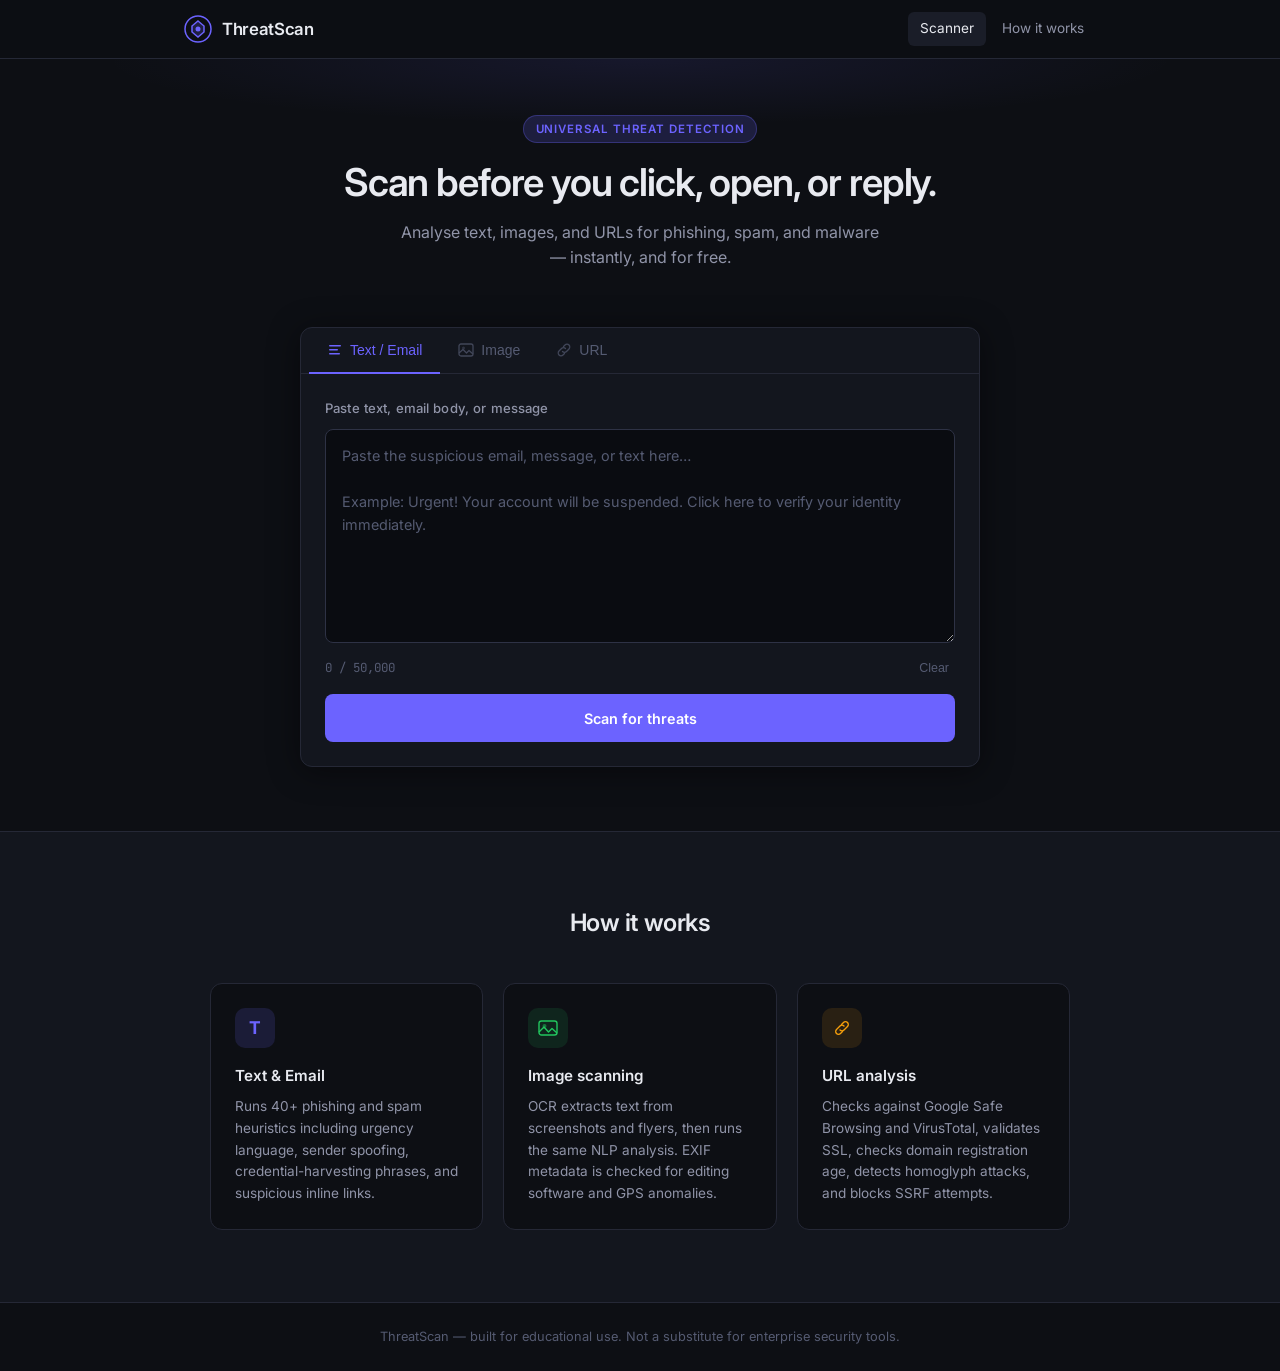
<file: threatscanner/frontend/index.html>
<!DOCTYPE html>
<html lang="en">
<head>
  <meta charset="UTF-8">
  <meta name="viewport" content="width=device-width, initial-scale=1.0">
  <title>ThreatScan — Universal Spam & Threat Detector</title>
  <link rel="stylesheet" href="css/style.css">
  <link rel="preconnect" href="https://fonts.googleapis.com">
  <link href="https://fonts.googleapis.com/css2?family=Inter:wght@400;500;600&family=JetBrains+Mono:wght@400;500&display=swap" rel="stylesheet">
</head>
<body>

  <!-- Header -->
  <header class="site-header">
    <div class="header-inner">
      <div class="logo">
        <svg width="28" height="28" viewBox="0 0 28 28" fill="none" aria-hidden="true">
          <circle cx="14" cy="14" r="13" stroke="var(--accent)" stroke-width="1.5"/>
          <path d="M14 6 L20 11 L20 17 L14 22 L8 17 L8 11 Z" fill="var(--accent)" opacity="0.2"/>
          <path d="M14 6 L20 11 L20 17 L14 22 L8 17 L8 11 Z" stroke="var(--accent)" stroke-width="1.5" fill="none"/>
          <circle cx="14" cy="14" r="2.5" fill="var(--accent)"/>
        </svg>
        <span class="logo-text">ThreatScan</span>
      </div>
      <nav class="header-nav">
        <a href="#" class="nav-link active">Scanner</a>
        <a href="#about" class="nav-link">How it works</a>
      </nav>
    </div>
  </header>

  <!-- Hero -->
  <section class="hero">
    <div class="hero-inner">
      <div class="hero-badge">Universal Threat Detection</div>
      <h1 class="hero-title">Scan before you click, open, or reply.</h1>
      <p class="hero-sub">Analyse text, images, and URLs for phishing, spam, and malware — instantly, and for free.</p>
    </div>
  </section>

  <!-- Scanner card -->
  <main class="scanner-wrap">
    <div class="scanner-card" id="scannerCard">

      <!-- Tab bar -->
      <div class="tab-bar" role="tablist" aria-label="Scan type">
        <button class="tab active" role="tab" id="tab-text" aria-selected="true" aria-controls="panel-text" data-tab="text">
          <svg width="16" height="16" viewBox="0 0 16 16" fill="none" aria-hidden="true"><rect x="2" y="3" width="12" height="1.5" rx="0.75" fill="currentColor"/><rect x="2" y="7" width="9" height="1.5" rx="0.75" fill="currentColor"/><rect x="2" y="11" width="11" height="1.5" rx="0.75" fill="currentColor"/></svg>
          Text / Email
        </button>
        <button class="tab" role="tab" id="tab-image" aria-selected="false" aria-controls="panel-image" data-tab="image">
          <svg width="16" height="16" viewBox="0 0 16 16" fill="none" aria-hidden="true"><rect x="1" y="2" width="14" height="12" rx="2" stroke="currentColor" stroke-width="1.3"/><circle cx="5.5" cy="6" r="1.5" fill="currentColor" opacity="0.6"/><path d="M1 11 L5 7.5 L8.5 11 L11 8.5 L15 12" stroke="currentColor" stroke-width="1.3" stroke-linejoin="round" fill="none"/></svg>
          Image
        </button>
        <button class="tab" role="tab" id="tab-url" aria-selected="false" aria-controls="panel-url" data-tab="url">
          <svg width="16" height="16" viewBox="0 0 16 16" fill="none" aria-hidden="true"><path d="M6.5 9.5 C7.5 10.5 9.5 10.5 10.5 9.5 L13 7 C14 6 14 4 13 3 C12 2 10 2 9 3 L7.5 4.5" stroke="currentColor" stroke-width="1.3" stroke-linecap="round" fill="none"/><path d="M9.5 6.5 C8.5 5.5 6.5 5.5 5.5 6.5 L3 9 C2 10 2 12 3 13 C4 14 6 14 7 13 L8.5 11.5" stroke="currentColor" stroke-width="1.3" stroke-linecap="round" fill="none"/></svg>
          URL
        </button>
        <div class="tab-indicator" aria-hidden="true"></div>
      </div>

      <!-- Panel: Text/Email -->
      <div class="tab-panel active" id="panel-text" role="tabpanel" aria-labelledby="tab-text">
        <label class="input-label" for="textInput">Paste text, email body, or message</label>
        <textarea id="textInput" class="text-input" rows="8"
          placeholder="Paste the suspicious email, message, or text here…&#10;&#10;Example: Urgent! Your account will be suspended. Click here to verify your identity immediately."></textarea>
        <div class="input-meta">
          <span id="charCount" class="char-count">0 / 50,000</span>
          <button class="btn-clear" id="clearText" aria-label="Clear text">Clear</button>
        </div>
        <button class="scan-btn" id="scanTextBtn">
          <span class="btn-label">Scan for threats</span>
          <span class="btn-spinner" aria-hidden="true"></span>
        </button>
      </div>

      <!-- Panel: Image -->
      <div class="tab-panel" id="panel-image" role="tabpanel" aria-labelledby="tab-image">
        <div class="drop-zone" id="dropZone" role="button" tabindex="0" aria-label="Upload image">
          <div class="drop-inner" id="dropInner">
            <svg width="40" height="40" viewBox="0 0 40 40" fill="none" aria-hidden="true">
              <rect x="4" y="8" width="32" height="24" rx="4" stroke="var(--border)" stroke-width="1.5"/>
              <circle cx="13" cy="17" r="3" fill="var(--text-muted)" opacity="0.4"/>
              <path d="M4 26 L13 18 L20 25 L26 20 L36 28" stroke="var(--text-muted)" stroke-width="1.5" stroke-linejoin="round" fill="none" opacity="0.4"/>
              <path d="M20 36 L20 14 M14 20 L20 14 L26 20" stroke="var(--accent)" stroke-width="1.5" stroke-linecap="round" stroke-linejoin="round" fill="none"/>
            </svg>
            <p class="drop-label">Drop an image here or <span class="drop-link">browse to upload</span></p>
            <p class="drop-hint">JPEG, PNG, WEBP, GIF · max 10 MB</p>
          </div>
          <input type="file" id="imageInput" accept="image/*" class="file-input" aria-label="Choose image file">
        </div>
        <div class="image-preview-wrap" id="imagePreviewWrap" hidden>
          <img id="imagePreview" class="image-preview" alt="Preview of uploaded image">
          <button class="btn-clear img-remove" id="removeImage" aria-label="Remove image">✕ Remove</button>
        </div>
        <button class="scan-btn" id="scanImageBtn" disabled>
          <span class="btn-label">Scan image</span>
          <span class="btn-spinner" aria-hidden="true"></span>
        </button>
      </div>

      <!-- Panel: URL -->
      <div class="tab-panel" id="panel-url" role="tabpanel" aria-labelledby="tab-url">
        <label class="input-label" for="urlInput">Enter a URL to check</label>
        <div class="url-input-wrap">
          <span class="url-icon" aria-hidden="true">
            <svg width="16" height="16" viewBox="0 0 16 16" fill="none"><path d="M6.5 9.5 C7.5 10.5 9.5 10.5 10.5 9.5 L13 7 C14 6 14 4 13 3 C12 2 10 2 9 3 L7.5 4.5" stroke="currentColor" stroke-width="1.3" stroke-linecap="round" fill="none"/><path d="M9.5 6.5 C8.5 5.5 6.5 5.5 5.5 6.5 L3 9 C2 10 2 12 3 13 C4 14 6 14 7 13 L8.5 11.5" stroke="currentColor" stroke-width="1.3" stroke-linecap="round" fill="none"/></svg>
          </span>
          <input type="url" id="urlInput" class="url-input" placeholder="https://example.com/suspicious-link" autocomplete="off" spellcheck="false">
        </div>
        <div class="url-examples">
          <span class="examples-label">Try an example:</span>
          <button class="example-chip" data-url="https://google.com">google.com</button>
          <button class="example-chip" data-url="http://192.168.1.1/login">Private IP</button>
          <button class="example-chip" data-url="https://bit.ly/3fakelink">Shortener</button>
        </div>
        <button class="scan-btn" id="scanUrlBtn">
          <span class="btn-label">Scan URL</span>
          <span class="btn-spinner" aria-hidden="true"></span>
        </button>
      </div>

    </div><!-- /scanner-card -->

    <!-- Results panel (hidden until scan completes) -->
    <div class="results-panel" id="resultsPanel" hidden aria-live="polite">

      <!-- Risk meter -->
      <div class="risk-header">
        <div class="risk-meter-wrap">
          <div class="risk-label-row">
            <span class="risk-level-text" id="riskLevelText">–</span>
            <span class="risk-score-text" id="riskScoreText">0</span>
          </div>
          <div class="risk-track" role="meter" aria-label="Threat score" aria-valuenow="0" aria-valuemin="0" aria-valuemax="100" id="riskTrack">
            <div class="risk-fill" id="riskFill"></div>
            <div class="risk-segments" aria-hidden="true">
              <div class="seg safe"></div>
              <div class="seg suspicious"></div>
              <div class="seg dangerous"></div>
            </div>
          </div>
          <div class="risk-ticks" aria-hidden="true">
            <span>0</span><span>30</span><span>65</span><span>100</span>
          </div>
        </div>

        <!-- Summary bubble -->
        <div class="risk-summary" id="riskSummary"></div>
      </div>

      <!-- Signals list -->
      <div class="signals-section" id="signalsSection">
        <h2 class="signals-heading">Detection signals</h2>
        <ul class="signals-list" id="signalsList"></ul>
      </div>

      <!-- Extracted text (image scans) -->
      <div class="extracted-section" id="extractedSection" hidden>
        <h2 class="signals-heading">Extracted text (OCR)</h2>
        <pre class="extracted-text" id="extractedText"></pre>
      </div>

      <!-- Scan again -->
      <button class="scan-again-btn" id="scanAgainBtn">← Scan another</button>

    </div><!-- /results-panel -->

  </main>

  <!-- About section -->
  <section class="about-section" id="about">
    <div class="about-inner">
      <h2 class="about-heading">How it works</h2>
      <div class="about-grid">
        <div class="about-card">
          <div class="about-icon about-icon--text" aria-hidden="true">T</div>
          <h3>Text & Email</h3>
          <p>Runs 40+ phishing and spam heuristics including urgency language, sender spoofing, credential-harvesting phrases, and suspicious inline links.</p>
        </div>
        <div class="about-card">
          <div class="about-icon about-icon--img" aria-hidden="true">
            <svg width="20" height="20" viewBox="0 0 20 20" fill="none"><rect x="1" y="3" width="18" height="14" rx="2.5" stroke="currentColor" stroke-width="1.4"/><circle cx="6.5" cy="8" r="2" fill="currentColor" opacity="0.5"/><path d="M1 14 L6 9 L10.5 14 L14 10.5 L19 15" stroke="currentColor" stroke-width="1.4" stroke-linejoin="round" fill="none"/></svg>
          </div>
          <h3>Image scanning</h3>
          <p>OCR extracts text from screenshots and flyers, then runs the same NLP analysis. EXIF metadata is checked for editing software and GPS anomalies.</p>
        </div>
        <div class="about-card">
          <div class="about-icon about-icon--url" aria-hidden="true">
            <svg width="20" height="20" viewBox="0 0 20 20" fill="none"><path d="M8 12 C9 13 11 13 12 12 L15.5 8.5 C16.5 7.5 16.5 5.5 15.5 4.5 C14.5 3.5 12.5 3.5 11.5 4.5 L9.5 6.5" stroke="currentColor" stroke-width="1.4" stroke-linecap="round" fill="none"/><path d="M12 8 C11 7 9 7 8 8 L4.5 11.5 C3.5 12.5 3.5 14.5 4.5 15.5 C5.5 16.5 7.5 16.5 8.5 15.5 L10.5 13.5" stroke="currentColor" stroke-width="1.4" stroke-linecap="round" fill="none"/></svg>
          </div>
          <h3>URL analysis</h3>
          <p>Checks against Google Safe Browsing and VirusTotal, validates SSL, checks domain registration age, detects homoglyph attacks, and blocks SSRF attempts.</p>
        </div>
      </div>
    </div>
  </section>

  <footer class="site-footer">
    <p>ThreatScan — built for educational use. Not a substitute for enterprise security tools.</p>
  </footer>

  <script src="js/app.js" defer></script>
</body>
</html>
</file>
<file: threatscanner/frontend/css/style.css>
/* ── Reset & tokens ────────────────────────────────────────────────────────── */
*, *::before, *::after { box-sizing: border-box; margin: 0; padding: 0; }

:root {
  --bg:           #0d0f14;
  --bg-card:      #13161e;
  --bg-input:     #0a0c11;
  --bg-hover:     #1a1d28;
  --border:       #252836;
  --border-light: #2e3245;
  --accent:       #6c63ff;
  --accent-glow:  rgba(108,99,255,0.18);
  --accent-dim:   #4b44c4;
  --text:         #e8eaf0;
  --text-sub:     #9094a8;
  --text-muted:   #555b72;

  --safe:         #22c55e;
  --safe-bg:      rgba(34,197,94,0.10);
  --suspicious:   #f59e0b;
  --suspicious-bg:rgba(245,158,11,0.10);
  --dangerous:    #ef4444;
  --dangerous-bg: rgba(239,68,68,0.10);

  --radius:    12px;
  --radius-sm: 8px;
  --shadow:    0 4px 32px rgba(0,0,0,0.45);
  --font:      'Inter', system-ui, sans-serif;
  --mono:      'JetBrains Mono', monospace;
  --transition: 0.18s ease;
}

html { scroll-behavior: smooth; }
body {
  font-family: var(--font);
  background: var(--bg);
  color: var(--text);
  min-height: 100vh;
  line-height: 1.6;
  -webkit-font-smoothing: antialiased;
}

/* ── Header ────────────────────────────────────────────────────────────────── */
.site-header {
  position: sticky; top: 0; z-index: 100;
  background: rgba(13,15,20,0.88);
  backdrop-filter: blur(12px);
  border-bottom: 1px solid var(--border);
}
.header-inner {
  max-width: 960px; margin: 0 auto;
  padding: 0 24px;
  height: 58px;
  display: flex; align-items: center; justify-content: space-between;
}
.logo { display: flex; align-items: center; gap: 10px; text-decoration: none; }
.logo-text {
  font-size: 1.05rem; font-weight: 600; letter-spacing: -0.02em; color: var(--text);
}
.header-nav { display: flex; gap: 4px; }
.nav-link {
  font-size: 0.85rem; padding: 6px 12px; border-radius: 6px;
  text-decoration: none; color: var(--text-sub);
  transition: color var(--transition), background var(--transition);
}
.nav-link:hover, .nav-link.active { color: var(--text); background: var(--bg-hover); }

/* ── Hero ──────────────────────────────────────────────────────────────────── */
.hero {
  padding: 56px 24px 24px;
  background: radial-gradient(ellipse 60% 40% at 50% 0%, rgba(108,99,255,0.10) 0%, transparent 70%);
}
.hero-inner { max-width: 640px; margin: 0 auto; text-align: center; }
.hero-badge {
  display: inline-block;
  font-size: 0.72rem; font-weight: 600; letter-spacing: 0.08em;
  text-transform: uppercase; color: var(--accent);
  background: var(--accent-glow); border: 1px solid rgba(108,99,255,0.30);
  border-radius: 20px; padding: 4px 12px; margin-bottom: 16px;
}
.hero-title {
  font-size: clamp(1.6rem, 4vw, 2.4rem);
  font-weight: 600; letter-spacing: -0.03em; line-height: 1.2;
  color: var(--text); margin-bottom: 14px;
}
.hero-sub { font-size: 1rem; color: var(--text-sub); max-width: 480px; margin: 0 auto; }

/* ── Scanner wrap ──────────────────────────────────────────────────────────── */
.scanner-wrap {
  max-width: 720px; margin: 32px auto 64px;
  padding: 0 20px;
}

/* ── Scanner card ──────────────────────────────────────────────────────────── */
.scanner-card {
  background: var(--bg-card);
  border: 1px solid var(--border);
  border-radius: var(--radius);
  box-shadow: var(--shadow);
  overflow: hidden;
}

/* ── Tab bar ───────────────────────────────────────────────────────────────── */
.tab-bar {
  display: flex; position: relative;
  border-bottom: 1px solid var(--border);
  padding: 0 8px;
}
.tab {
  display: flex; align-items: center; gap: 7px;
  padding: 14px 18px;
  font-size: 0.875rem; font-weight: 500;
  color: var(--text-muted);
  background: none; border: none; cursor: pointer;
  border-bottom: 2px solid transparent;
  transition: color var(--transition);
  white-space: nowrap;
  margin-bottom: -1px;
  position: relative; z-index: 1;
}
.tab:hover { color: var(--text-sub); }
.tab.active { color: var(--accent); border-bottom-color: var(--accent); }
.tab svg { flex-shrink: 0; opacity: 0.7; }
.tab.active svg { opacity: 1; }

/* ── Tab panels ────────────────────────────────────────────────────────────── */
.tab-panel { display: none; padding: 24px; }
.tab-panel.active { display: block; }

.input-label {
  display: block;
  font-size: 0.82rem; font-weight: 500; color: var(--text-sub);
  margin-bottom: 10px; letter-spacing: 0.01em;
}

/* Textarea */
.text-input {
  width: 100%; resize: vertical; min-height: 160px;
  background: var(--bg-input); color: var(--text);
  border: 1px solid var(--border-light); border-radius: var(--radius-sm);
  padding: 14px 16px;
  font: 0.9rem/1.6 var(--font);
  outline: none;
  transition: border-color var(--transition), box-shadow var(--transition);
}
.text-input::placeholder { color: var(--text-muted); }
.text-input:focus {
  border-color: var(--accent);
  box-shadow: 0 0 0 3px var(--accent-glow);
}
.input-meta {
  display: flex; justify-content: space-between; align-items: center;
  margin: 8px 0 16px;
}
.char-count { font-size: 0.78rem; color: var(--text-muted); font-family: var(--mono); }
.btn-clear {
  font-size: 0.78rem; color: var(--text-muted); background: none; border: none;
  cursor: pointer; padding: 2px 6px; border-radius: 4px;
  transition: color var(--transition), background var(--transition);
}
.btn-clear:hover { color: var(--text); background: var(--bg-hover); }

/* URL input */
.url-input-wrap {
  position: relative; margin-bottom: 12px;
}
.url-icon {
  position: absolute; left: 14px; top: 50%; transform: translateY(-50%);
  color: var(--text-muted); display: flex; pointer-events: none;
}
.url-input {
  width: 100%;
  background: var(--bg-input); color: var(--text);
  border: 1px solid var(--border-light); border-radius: var(--radius-sm);
  padding: 13px 14px 13px 40px;
  font: 0.9rem var(--mono);
  outline: none;
  transition: border-color var(--transition), box-shadow var(--transition);
}
.url-input::placeholder { color: var(--text-muted); font-family: var(--font); }
.url-input:focus {
  border-color: var(--accent);
  box-shadow: 0 0 0 3px var(--accent-glow);
}
.url-examples {
  display: flex; align-items: center; flex-wrap: wrap; gap: 8px;
  margin-bottom: 20px;
}
.examples-label { font-size: 0.78rem; color: var(--text-muted); }
.example-chip {
  font-size: 0.78rem; font-family: var(--mono);
  color: var(--accent); background: var(--accent-glow);
  border: 1px solid rgba(108,99,255,0.25); border-radius: 20px;
  padding: 3px 10px; cursor: pointer;
  transition: background var(--transition), border-color var(--transition);
}
.example-chip:hover { background: rgba(108,99,255,0.25); border-color: var(--accent); }

/* Drop zone */
.drop-zone {
  position: relative;
  border: 1.5px dashed var(--border-light); border-radius: var(--radius-sm);
  background: var(--bg-input);
  padding: 40px 20px;
  text-align: center; cursor: pointer;
  transition: border-color var(--transition), background var(--transition);
  margin-bottom: 16px;
}
.drop-zone:hover, .drop-zone.drag-over {
  border-color: var(--accent);
  background: rgba(108,99,255,0.05);
}
.drop-inner { pointer-events: none; }
.drop-label { font-size: 0.9rem; color: var(--text-sub); margin: 12px 0 4px; }
.drop-link { color: var(--accent); text-decoration: underline; }
.drop-hint { font-size: 0.78rem; color: var(--text-muted); }
.file-input {
  position: absolute; inset: 0; opacity: 0; cursor: pointer; width: 100%; height: 100%;
}
.image-preview-wrap {
  position: relative; margin-bottom: 16px; display: inline-block; width: 100%;
}
.image-preview {
  max-height: 220px; max-width: 100%; border-radius: var(--radius-sm);
  border: 1px solid var(--border); object-fit: contain; display: block; margin: 0 auto;
}
.img-remove {
  position: absolute; top: 8px; right: 8px;
  background: rgba(0,0,0,0.7); color: var(--text);
  border: 1px solid var(--border); border-radius: 6px;
  padding: 4px 10px; font-size: 0.78rem; cursor: pointer;
}
.img-remove:hover { background: rgba(239,68,68,0.25); border-color: var(--dangerous); }

/* Scan button */
.scan-btn {
  width: 100%; height: 48px;
  background: var(--accent); color: #fff;
  border: none; border-radius: var(--radius-sm);
  font: 600 0.9rem var(--font);
  cursor: pointer; display: flex; align-items: center; justify-content: center; gap: 8px;
  transition: background var(--transition), transform 60ms ease, opacity var(--transition);
  position: relative; overflow: hidden;
}
.scan-btn:hover:not(:disabled) { background: #7c75ff; }
.scan-btn:active:not(:disabled) { transform: scale(0.99); }
.scan-btn:disabled { opacity: 0.45; cursor: not-allowed; }
.scan-btn.loading .btn-label { opacity: 0; }
.scan-btn.loading .btn-spinner { display: block; }
.btn-spinner {
  display: none; width: 18px; height: 18px;
  border: 2px solid rgba(255,255,255,0.3);
  border-top-color: #fff;
  border-radius: 50%;
  animation: spin 0.7s linear infinite;
  position: absolute;
}
@keyframes spin { to { transform: rotate(360deg); } }

/* ── Results panel ─────────────────────────────────────────────────────────── */
.results-panel {
  background: var(--bg-card);
  border: 1px solid var(--border);
  border-radius: var(--radius);
  margin-top: 20px;
  overflow: hidden;
  box-shadow: var(--shadow);
  animation: slideUp 0.3s ease;
}
@keyframes slideUp {
  from { opacity: 0; transform: translateY(12px); }
  to   { opacity: 1; transform: translateY(0); }
}

/* Risk header */
.risk-header {
  padding: 28px 28px 24px;
  border-bottom: 1px solid var(--border);
}
.risk-label-row {
  display: flex; justify-content: space-between; align-items: baseline;
  margin-bottom: 12px;
}
.risk-level-text {
  font-size: 1.5rem; font-weight: 600; letter-spacing: -0.02em;
}
.risk-level-text.safe       { color: var(--safe); }
.risk-level-text.suspicious { color: var(--suspicious); }
.risk-level-text.dangerous  { color: var(--dangerous); }

.risk-score-text {
  font: 600 2rem/1 var(--mono);
  color: var(--text);
}
.risk-score-text::after { content: '%'; font-size: 1.1rem; color: var(--text-muted); margin-left: 2px; }

/* Track */
.risk-track {
  position: relative; height: 12px; border-radius: 99px;
  background: var(--bg-input); overflow: hidden;
  border: 1px solid var(--border);
}
.risk-segments {
  position: absolute; inset: 0; display: flex;
}
.seg { height: 100%; opacity: 0.14; }
.seg.safe        { width: 30%; background: var(--safe); }
.seg.suspicious  { width: 35%; background: var(--suspicious); }
.seg.dangerous   { width: 35%; background: var(--dangerous); }

.risk-fill {
  position: absolute; top: 0; left: 0; height: 100%;
  width: 0%; border-radius: 99px;
  transition: width 1s cubic-bezier(0.34,1.3,0.64,1), background 0.4s ease;
  z-index: 1;
}
.risk-ticks {
  display: flex; justify-content: space-between;
  font: 0.72rem var(--mono); color: var(--text-muted);
  margin-top: 6px;
}

/* Summary */
.risk-summary {
  margin-top: 16px;
  padding: 12px 16px;
  border-radius: var(--radius-sm);
  font-size: 0.88rem; color: var(--text-sub);
  border-left: 3px solid;
}
.risk-summary.safe       { background: var(--safe-bg);       border-color: var(--safe);       color: #86efac; }
.risk-summary.suspicious { background: var(--suspicious-bg); border-color: var(--suspicious); color: #fcd34d; }
.risk-summary.dangerous  { background: var(--dangerous-bg);  border-color: var(--dangerous);  color: #fca5a5; }

/* Signals */
.signals-section { padding: 24px 28px; }
.signals-heading {
  font-size: 0.78rem; font-weight: 600;
  text-transform: uppercase; letter-spacing: 0.08em;
  color: var(--text-muted); margin-bottom: 14px;
}
.signals-list { list-style: none; display: flex; flex-direction: column; gap: 8px; }
.signal-item {
  display: flex; align-items: flex-start; gap: 12px;
  padding: 12px 14px;
  background: var(--bg-input); border-radius: var(--radius-sm);
  border: 1px solid var(--border);
  font-size: 0.875rem;
  animation: fadeIn 0.25s ease both;
}
@keyframes fadeIn { from { opacity: 0; transform: translateY(4px); } to { opacity: 1; transform: none; } }

.signal-dot {
  width: 8px; height: 8px; border-radius: 50%;
  flex-shrink: 0; margin-top: 5px;
}
.signal-item.phishing  .signal-dot { background: var(--dangerous); }
.signal-item.malware   .signal-dot { background: var(--dangerous); }
.signal-item.spam      .signal-dot { background: var(--suspicious); }
.signal-item.suspicious .signal-dot { background: var(--suspicious); }
.signal-item.safe      .signal-dot { background: var(--safe); }

.signal-label { color: var(--text); line-height: 1.5; }
.signal-category {
  margin-left: auto; flex-shrink: 0;
  font: 0.7rem var(--mono); text-transform: uppercase;
  padding: 2px 8px; border-radius: 20px;
}
.signal-item.phishing  .signal-category { background: var(--dangerous-bg);  color: #fca5a5; }
.signal-item.malware   .signal-category { background: var(--dangerous-bg);  color: #fca5a5; }
.signal-item.spam      .signal-category { background: var(--suspicious-bg); color: #fcd34d; }
.signal-item.suspicious .signal-category { background: var(--suspicious-bg); color: #fcd34d; }
.signal-item.safe      .signal-category { background: var(--safe-bg);       color: #86efac; }

.no-signals {
  text-align: center; color: var(--safe);
  padding: 24px 0; font-size: 0.9rem;
}
.no-signals-icon { font-size: 2rem; margin-bottom: 8px; }

/* Extracted text */
.extracted-section { padding: 0 28px 24px; }
.extracted-text {
  background: var(--bg-input); border: 1px solid var(--border);
  border-radius: var(--radius-sm); padding: 14px 16px;
  font: 0.82rem/1.7 var(--mono); color: var(--text-sub);
  white-space: pre-wrap; word-break: break-word; max-height: 200px; overflow-y: auto;
}

/* Scan again */
.scan-again-btn {
  display: block; width: calc(100% - 56px); margin: 0 28px 24px;
  height: 42px; background: none;
  border: 1px solid var(--border-light); border-radius: var(--radius-sm);
  color: var(--text-sub); font: 0.875rem var(--font); cursor: pointer;
  transition: color var(--transition), border-color var(--transition), background var(--transition);
}
.scan-again-btn:hover { color: var(--text); border-color: var(--accent); background: var(--accent-glow); }

/* ── About ──────────────────────────────────────────────────────────────────── */
.about-section {
  background: var(--bg-card);
  border-top: 1px solid var(--border);
  padding: 72px 24px;
}
.about-inner { max-width: 860px; margin: 0 auto; }
.about-heading {
  font-size: 1.5rem; font-weight: 600; letter-spacing: -0.02em;
  text-align: center; margin-bottom: 40px;
}
.about-grid {
  display: grid; grid-template-columns: repeat(auto-fit, minmax(220px, 1fr)); gap: 20px;
}
.about-card {
  background: var(--bg); border: 1px solid var(--border);
  border-radius: var(--radius); padding: 24px;
}
.about-icon {
  width: 40px; height: 40px; border-radius: 10px;
  display: flex; align-items: center; justify-content: center;
  margin-bottom: 16px; font-weight: 700; font-size: 1.1rem;
}
.about-icon--text { background: rgba(108,99,255,0.15); color: var(--accent); }
.about-icon--img  { background: rgba(34,197,94,0.12);  color: var(--safe); }
.about-icon--url  { background: rgba(245,158,11,0.12); color: var(--suspicious); }
.about-card h3 { font-size: 0.95rem; font-weight: 600; margin-bottom: 8px; }
.about-card p  { font-size: 0.85rem; color: var(--text-sub); line-height: 1.6; }

/* ── Footer ─────────────────────────────────────────────────────────────────── */
.site-footer {
  border-top: 1px solid var(--border);
  padding: 24px;
  text-align: center;
  font-size: 0.8rem; color: var(--text-muted);
}

/* ── Responsive ─────────────────────────────────────────────────────────────── */
@media (max-width: 600px) {
  .tab { padding: 12px 12px; font-size: 0.8rem; }
  .tab-panel { padding: 18px 16px; }
  .risk-header { padding: 20px 18px 18px; }
  .signals-section { padding: 18px 18px; }
  .extracted-section { padding: 0 18px 18px; }
  .scan-again-btn { width: calc(100% - 36px); margin: 0 18px 20px; }
  .hero { padding: 36px 16px 16px; }
}

/* ── Error toast ─────────────────────────────────────────────────────────────── */
.toast {
  position: fixed; bottom: 24px; left: 50%; transform: translateX(-50%) translateY(20px);
  background: #1e1f2e; border: 1px solid var(--dangerous);
  color: #fca5a5; font-size: 0.875rem;
  padding: 12px 20px; border-radius: 8px;
  box-shadow: 0 4px 20px rgba(0,0,0,0.5);
  opacity: 0; transition: opacity 0.2s, transform 0.2s;
  z-index: 999; max-width: 400px; text-align: center;
}
.toast.show { opacity: 1; transform: translateX(-50%) translateY(0); }
</file>
